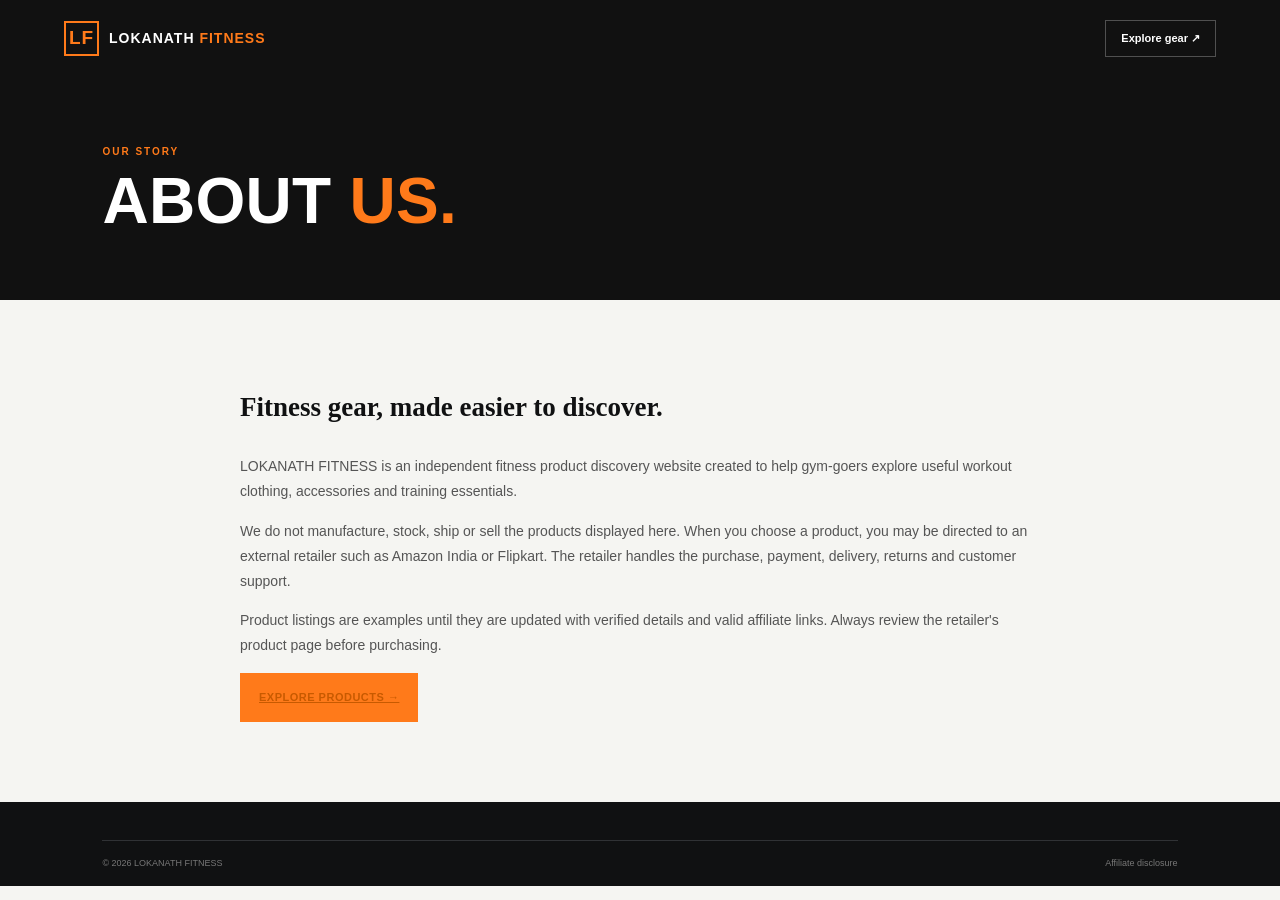
<file: about.html>
<!doctype html><html lang="en"><head><meta charset="utf-8"><meta name="viewport" content="width=device-width,initial-scale=1"><title>About | LOKANATH FITNESS</title><link rel="stylesheet" href="style.css"></head><body><header class="site-header"><a class="brand" href="index.html"><span class="brand-mark">LF</span><span>LOKANATH <b>FITNESS</b></span></a><a class="header-cta" href="index.html#shop">Explore gear ↗</a></header><section class="page-hero"><p class="eyebrow">OUR STORY</p><h1>ABOUT <em>US.</em></h1></section><main class="page-content"><h2>Fitness gear, made easier to discover.</h2><p>LOKANATH FITNESS is an independent fitness product discovery website created to help gym-goers explore useful workout clothing, accessories and training essentials.</p><p>We do not manufacture, stock, ship or sell the products displayed here. When you choose a product, you may be directed to an external retailer such as Amazon India or Flipkart. The retailer handles the purchase, payment, delivery, returns and customer support.</p><p>Product listings are examples until they are updated with verified details and valid affiliate links. Always review the retailer's product page before purchasing.</p><a class="button button-orange" href="index.html#shop">Explore products →</a></main><footer class="site-footer"><div class="footer-bottom"><span>© <span id="year"></span> LOKANATH FITNESS</span><a href="affiliate-disclosure.html">Affiliate disclosure</a></div></footer><script>document.getElementById('year').textContent=new Date().getFullYear()</script></body></html>
</file>
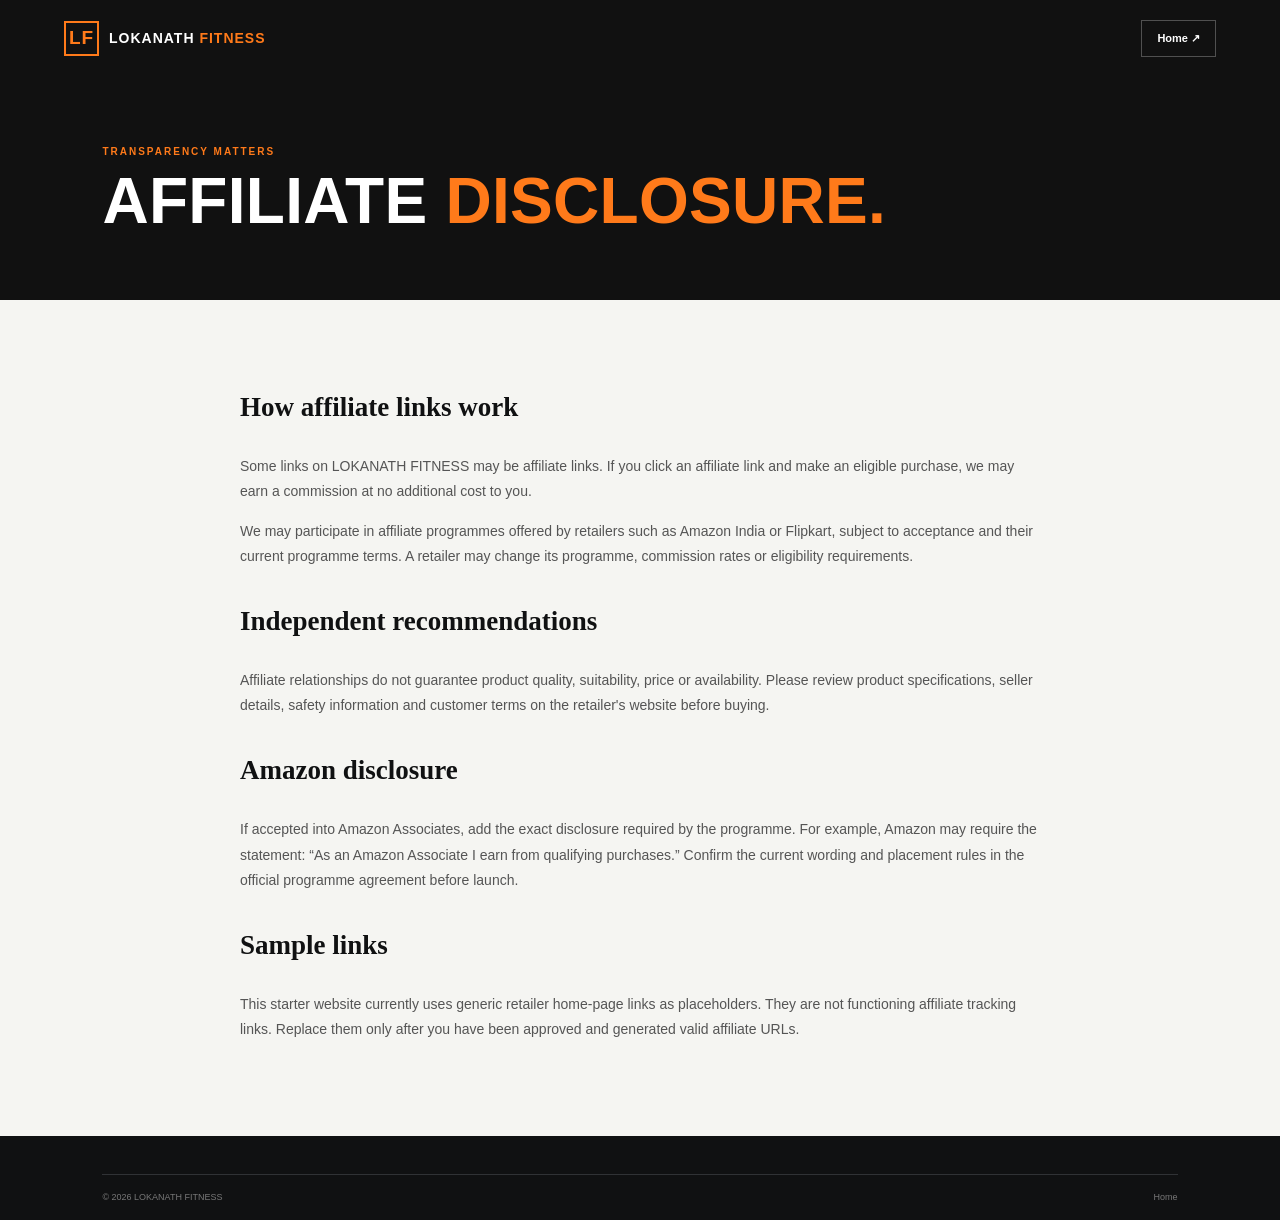
<file: affiliate-disclosure.html>
<!doctype html><html lang="en"><head><meta charset="utf-8"><meta name="viewport" content="width=device-width,initial-scale=1"><title>Affiliate Disclosure | LOKANATH FITNESS</title><link rel="stylesheet" href="style.css"></head><body><header class="site-header"><a class="brand" href="index.html"><span class="brand-mark">LF</span><span>LOKANATH <b>FITNESS</b></span></a><a class="header-cta" href="index.html">Home ↗</a></header><section class="page-hero"><p class="eyebrow">TRANSPARENCY MATTERS</p><h1>AFFILIATE <em>DISCLOSURE.</em></h1></section><main class="page-content"><h2>How affiliate links work</h2><p>Some links on LOKANATH FITNESS may be affiliate links. If you click an affiliate link and make an eligible purchase, we may earn a commission at no additional cost to you.</p><p>We may participate in affiliate programmes offered by retailers such as Amazon India or Flipkart, subject to acceptance and their current programme terms. A retailer may change its programme, commission rates or eligibility requirements.</p><h2>Independent recommendations</h2><p>Affiliate relationships do not guarantee product quality, suitability, price or availability. Please review product specifications, seller details, safety information and customer terms on the retailer's website before buying.</p><h2>Amazon disclosure</h2><p>If accepted into Amazon Associates, add the exact disclosure required by the programme. For example, Amazon may require the statement: “As an Amazon Associate I earn from qualifying purchases.” Confirm the current wording and placement rules in the official programme agreement before launch.</p><h2>Sample links</h2><p>This starter website currently uses generic retailer home-page links as placeholders. They are not functioning affiliate tracking links. Replace them only after you have been approved and generated valid affiliate URLs.</p></main><footer class="site-footer"><div class="footer-bottom"><span>© <span id="year"></span> LOKANATH FITNESS</span><a href="index.html">Home</a></div></footer><script>document.getElementById('year').textContent=new Date().getFullYear()</script></body></html>
</file>
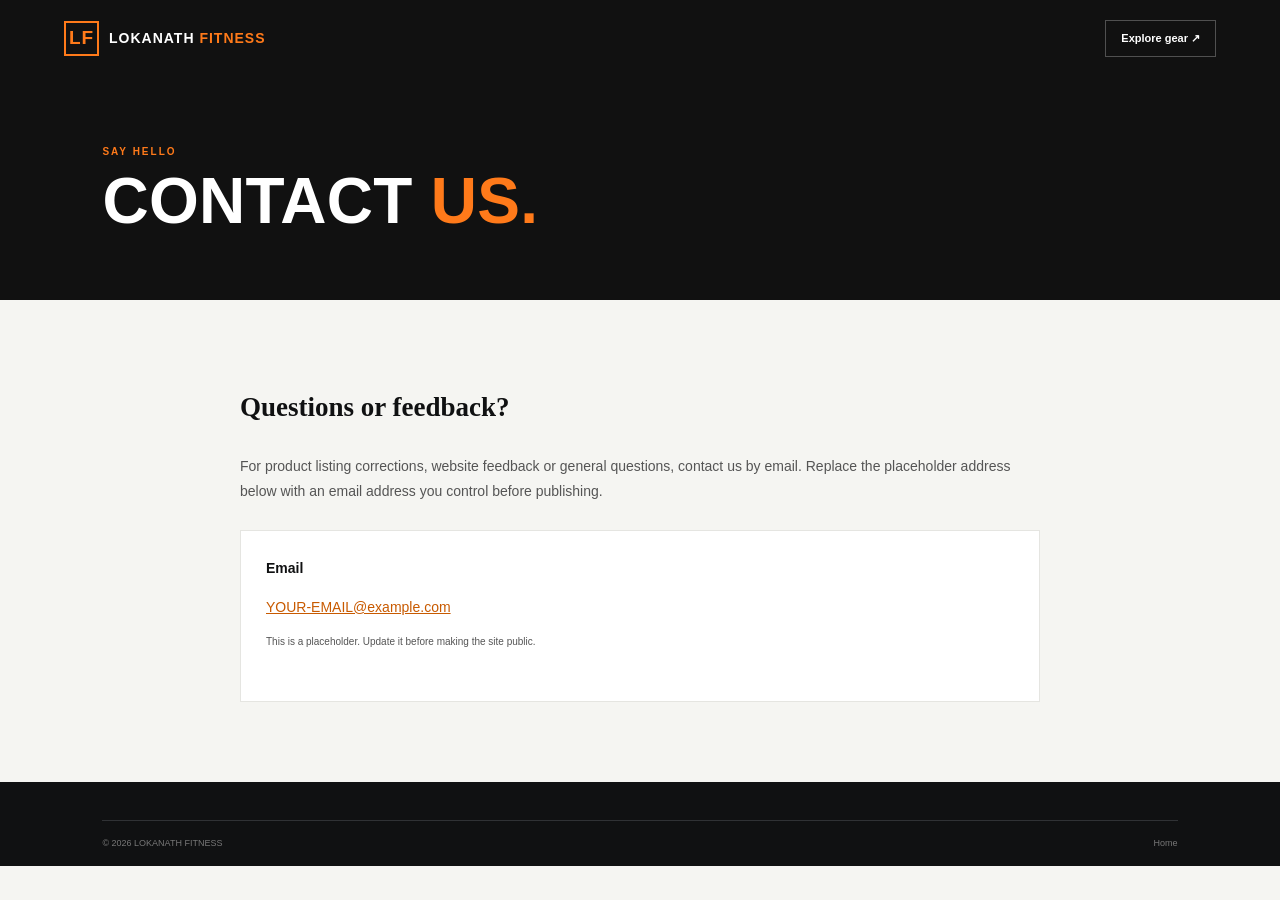
<file: contact.html>
<!doctype html><html lang="en"><head><meta charset="utf-8"><meta name="viewport" content="width=device-width,initial-scale=1"><title>Contact | LOKANATH FITNESS</title><link rel="stylesheet" href="style.css"></head><body><header class="site-header"><a class="brand" href="index.html"><span class="brand-mark">LF</span><span>LOKANATH <b>FITNESS</b></span></a><a class="header-cta" href="index.html#shop">Explore gear ↗</a></header><section class="page-hero"><p class="eyebrow">SAY HELLO</p><h1>CONTACT <em>US.</em></h1></section><main class="page-content"><h2>Questions or feedback?</h2><p>For product listing corrections, website feedback or general questions, contact us by email. Replace the placeholder address below with an email address you control before publishing.</p><div class="contact-card"><b>Email</b><p><a href="mailto:YOUR-EMAIL@example.com">YOUR-EMAIL@example.com</a></p><p class="product-description">This is a placeholder. Update it before making the site public.</p></div></main><footer class="site-footer"><div class="footer-bottom"><span>© <span id="year"></span> LOKANATH FITNESS</span><a href="index.html">Home</a></div></footer><script>document.getElementById('year').textContent=new Date().getFullYear()</script></body></html>
</file>
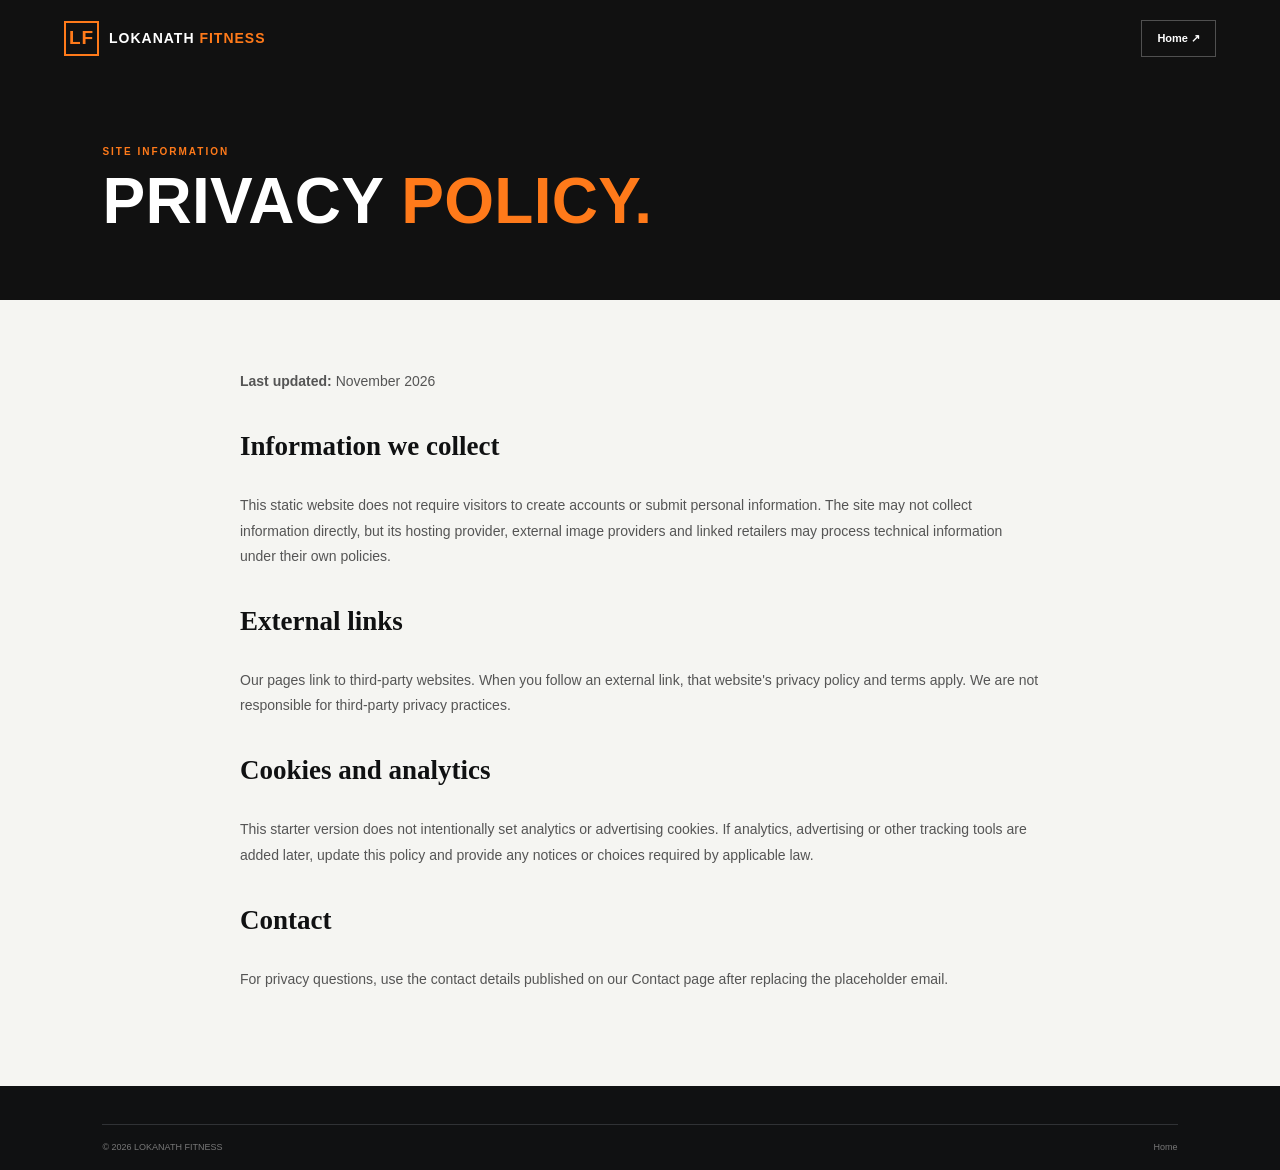
<file: privacy.html>
<!doctype html><html lang="en"><head><meta charset="utf-8"><meta name="viewport" content="width=device-width,initial-scale=1"><title>Privacy Policy | LOKANATH FITNESS</title><link rel="stylesheet" href="style.css"></head><body><header class="site-header"><a class="brand" href="index.html"><span class="brand-mark">LF</span><span>LOKANATH <b>FITNESS</b></span></a><a class="header-cta" href="index.html">Home ↗</a></header><section class="page-hero"><p class="eyebrow">SITE INFORMATION</p><h1>PRIVACY <em>POLICY.</em></h1></section><main class="page-content"><p><b>Last updated:</b> November 2026</p><h2>Information we collect</h2><p>This static website does not require visitors to create accounts or submit personal information. The site may not collect information directly, but its hosting provider, external image providers and linked retailers may process technical information under their own policies.</p><h2>External links</h2><p>Our pages link to third-party websites. When you follow an external link, that website's privacy policy and terms apply. We are not responsible for third-party privacy practices.</p><h2>Cookies and analytics</h2><p>This starter version does not intentionally set analytics or advertising cookies. If analytics, advertising or other tracking tools are added later, update this policy and provide any notices or choices required by applicable law.</p><h2>Contact</h2><p>For privacy questions, use the contact details published on our Contact page after replacing the placeholder email.</p></main><footer class="site-footer"><div class="footer-bottom"><span>© <span id="year"></span> LOKANATH FITNESS</span><a href="index.html">Home</a></div></footer><script>document.getElementById('year').textContent=new Date().getFullYear()</script></body></html>
</file>
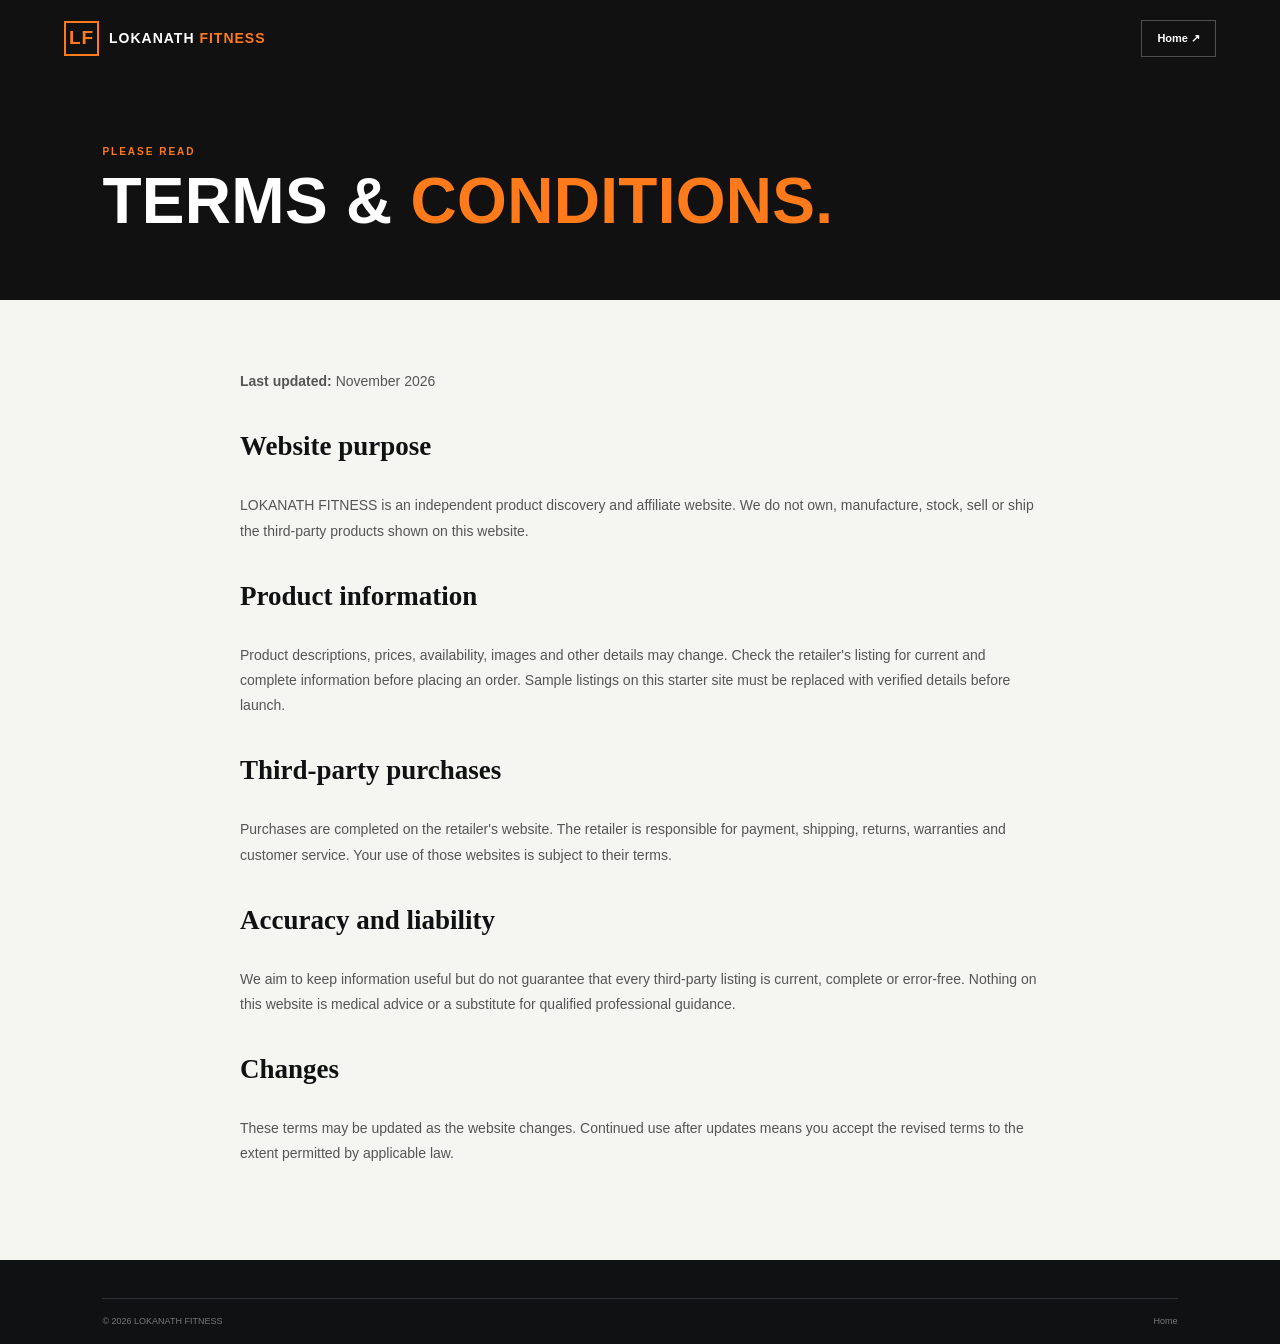
<file: terms.html>
<!doctype html><html lang="en"><head><meta charset="utf-8"><meta name="viewport" content="width=device-width,initial-scale=1"><title>Terms | LOKANATH FITNESS</title><link rel="stylesheet" href="style.css"></head><body><header class="site-header"><a class="brand" href="index.html"><span class="brand-mark">LF</span><span>LOKANATH <b>FITNESS</b></span></a><a class="header-cta" href="index.html">Home ↗</a></header><section class="page-hero"><p class="eyebrow">PLEASE READ</p><h1>TERMS &amp; <em>CONDITIONS.</em></h1></section><main class="page-content"><p><b>Last updated:</b> November 2026</p><h2>Website purpose</h2><p>LOKANATH FITNESS is an independent product discovery and affiliate website. We do not own, manufacture, stock, sell or ship the third-party products shown on this website.</p><h2>Product information</h2><p>Product descriptions, prices, availability, images and other details may change. Check the retailer's listing for current and complete information before placing an order. Sample listings on this starter site must be replaced with verified details before launch.</p><h2>Third-party purchases</h2><p>Purchases are completed on the retailer's website. The retailer is responsible for payment, shipping, returns, warranties and customer service. Your use of those websites is subject to their terms.</p><h2>Accuracy and liability</h2><p>We aim to keep information useful but do not guarantee that every third-party listing is current, complete or error-free. Nothing on this website is medical advice or a substitute for qualified professional guidance.</p><h2>Changes</h2><p>These terms may be updated as the website changes. Continued use after updates means you accept the revised terms to the extent permitted by applicable law.</p></main><footer class="site-footer"><div class="footer-bottom"><span>© <span id="year"></span> LOKANATH FITNESS</span><a href="index.html">Home</a></div></footer><script>document.getElementById('year').textContent=new Date().getFullYear()</script></body></html>
</file>
<file: style.css>
*{box-sizing:border-box} :root{--black:#101112;--panel:#191b1e;--muted:#777d84;--orange:#ff7a1a;--paper:#f5f5f2;--white:#fff;--line:#e5e5e1} html{scroll-behavior:smooth;scroll-padding-top:90px} body{margin:0;background:var(--paper);color:var(--black);font-family:Inter,Arial,sans-serif} a{color:inherit;text-decoration:none} button,input,select{font:inherit}.announcement{background:var(--orange);color:#171717;text-align:center;padding:8px 12px;font-size:10px;font-weight:800;letter-spacing:2px}.site-header{height:76px;padding:0 max(5vw,22px);display:flex;align-items:center;justify-content:space-between;background:#111;color:#fff;position:sticky;top:0;z-index:10}.brand{display:flex;align-items:center;gap:10px;font-size:14px;font-weight:800;letter-spacing:1px}.brand b{color:var(--orange)}.brand-mark{display:grid;place-items:center;width:35px;height:35px;border:2px solid var(--orange);color:var(--orange);font-family:'Barlow Condensed',sans-serif;font-size:19px;font-weight:800}.main-nav{display:flex;gap:30px}.main-nav a{font-size:12px;color:#c8c8c8;font-weight:600}.main-nav a:hover,.main-nav a.active{color:var(--orange)}.header-cta{font-size:11px;font-weight:700;border:1px solid #505050;padding:11px 15px}.header-cta span{color:var(--orange);margin-left:9px}.menu-toggle{display:none;background:none;color:white;border:0;font-size:24px}.hero{background:var(--black);color:#fff;min-height:510px;display:grid;grid-template-columns:1.05fr .95fr;padding:70px max(8vw,28px);overflow:hidden;gap:30px}.hero-copy{align-self:center;max-width:590px;z-index:1}.eyebrow{font-size:10px;font-weight:800;letter-spacing:2px;color:var(--orange);margin:0 0 15px}.eyebrow span{display:inline-block;width:22px;height:2px;background:var(--orange);vertical-align:middle;margin-right:8px}.hero h1,.section h2,.join-banner h2,.page-hero h1{font-family:'Barlow Condensed',Impact,sans-serif;font-size:clamp(52px,7vw,88px);line-height:.91;letter-spacing:.3px;margin:0;font-weight:800}.hero h1 em,.section h2 em,.join-banner h2 em,.page-hero h1 em{font-style:normal;color:var(--orange)}.hero-description{color:#b7b9bb;line-height:1.8;font-size:14px;max-width:420px;margin:24px 0}.hero-actions{display:flex;align-items:center;gap:25px;flex-wrap:wrap}.button{display:inline-flex;align-items:center;gap:25px;padding:15px 19px;font-size:11px;font-weight:800;text-transform:uppercase;letter-spacing:.5px}.button-orange{background:var(--orange);color:#151515}.button-orange:hover{background:#ff9145}.text-link{font-size:11px;color:#eee;border-bottom:1px solid #777;padding-bottom:5px}.hero-proof{margin-top:42px;color:#999;font-size:10px;letter-spacing:.3px}.proof-icon{color:var(--orange);font-weight:900;margin-right:7px}.proof-dot{margin:0 10px;color:#555}.hero-art{position:relative;min-height:350px;background:linear-gradient(135deg,#292d31,#151719 65%);overflow:hidden;display:flex;align-items:center;justify-content:center}.hero-ring{position:absolute;width:310px;height:310px;border:35px solid #ff7a1a;opacity:.9;border-radius:50%;right:10%;top:5%;box-shadow:0 0 0 20px #ffffff08,0 0 0 50px #ffffff05}.hero-number{position:absolute;top:22px;left:25px;font-family:'Barlow Condensed';font-size:18px;color:#999}.hero-art-label{position:relative;z-index:1;font-family:'Barlow Condensed';font-weight:800;font-size:clamp(42px,6vw,75px);line-height:.78;text-align:center;letter-spacing:2px;transform:rotate(-7deg);text-shadow:5px 5px 0 #000}.hero-stripe{position:absolute;width:150%;height:25px;background:var(--orange);opacity:.95;transform:rotate(-35deg);bottom:18%;left:-20%}.benefit-strip{display:grid;grid-template-columns:repeat(3,1fr);background:#fff;padding:24px max(8vw,28px);border-bottom:1px solid var(--line)}.benefit-strip div{display:grid;grid-template-columns:32px 1fr;column-gap:10px;align-items:center;border-right:1px solid var(--line);padding:0 20px}.benefit-strip div:first-child{padding-left:0}.benefit-strip div:last-child{border:0}.benefit-strip div>span{grid-row:span 2;color:var(--orange);font-family:'Barlow Condensed';font-size:21px}.benefit-strip b{font-size:10px;letter-spacing:.7px}.benefit-strip small{font-size:10px;color:var(--muted);margin-top:4px}.section{padding:85px max(8vw,28px)}.section-heading{display:flex;justify-content:space-between;align-items:end;gap:20px;margin-bottom:30px}.section h2{font-size:48px}.section-heading>p{max-width:280px;color:#777;font-size:12px;line-height:1.7;margin:0 0 4px}.category-grid{display:grid;grid-template-columns:repeat(4,1fr);gap:12px}.category-tile{min-height:160px;text-align:left;background:#fff;border:1px solid var(--line);padding:22px;cursor:pointer;display:flex;flex-direction:column;align-items:flex-start;transition:.2s}.category-tile:hover,.category-tile.selected{background:var(--black);color:#fff;transform:translateY(-3px);border-color:var(--black)}.category-symbol{font-family:'Barlow Condensed';font-size:36px;color:var(--orange);margin-bottom:18px}.category-tile b{font-size:10px;letter-spacing:1px}.category-tile small{font-size:10px;color:#888;margin-top:6px}.shop-section{background:#fff}.shop-heading{margin-bottom:25px}.shop-controls{display:flex;gap:10px;align-items:center;flex-wrap:wrap;padding:14px;background:#f4f4f1}.search-box{display:flex;align-items:center;gap:10px;background:white;border:1px solid var(--line);padding:0 13px;min-width:230px;flex:1;height:43px}.search-box span{font-size:22px;color:var(--orange)}.search-box input{border:0;outline:0;width:100%;font-size:12px;background:transparent}.select-wrap select{height:43px;padding:0 30px 0 12px;border:1px solid var(--line);background:#fff;font-size:11px;color:#333;min-width:145px}.clear-button{height:43px;padding:0 14px;background:transparent;border:1px solid #c9c9c4;font-size:10px;font-weight:700;cursor:pointer}.clear-button:hover{border-color:var(--orange);color:#c85a00}.results-line{font-size:10px;color:#888;margin:18px 0}.product-grid{display:grid;grid-template-columns:repeat(4,1fr);gap:17px}.product-card{border:1px solid #e9e9e5;background:#fff;min-width:0;transition:transform .2s,box-shadow .2s}.product-card:hover{transform:translateY(-4px);box-shadow:0 12px 28px #0000000c}.product-image{height:190px;background:#f0f0ed;position:relative;overflow:hidden;display:grid;place-items:center}.product-image img{width:100%;height:100%;object-fit:cover;display:block}.product-image .image-fallback{font-family:'Barlow Condensed';font-size:58px;font-weight:800;color:#d2d2cc}.product-tag{position:absolute;top:11px;left:11px;background:var(--orange);color:#111;padding:6px 8px;font-size:8px;font-weight:800;letter-spacing:.8px}.product-info{padding:15px}.product-category{font-size:9px;color:#999;text-transform:uppercase;letter-spacing:1px}.product-info h3{font-size:13px;margin:8px 0 7px;line-height:1.4}.product-description{font-size:10px;color:#777;line-height:1.6;min-height:32px}.product-meta{display:flex;align-items:center;justify-content:space-between;margin:13px 0;font-size:11px;font-weight:700}.merchant{font-size:9px;color:#777;font-weight:600}.product-price{color:#111}.product-button{width:100%;display:flex;justify-content:space-between;align-items:center;background:#111;color:white;padding:12px 13px;font-size:9px;font-weight:800;letter-spacing:.8px;text-transform:uppercase}.product-button:hover{background:var(--orange);color:#111}.product-button span{font-size:15px}.demo-note{margin-top:25px;background:#fff8f1;border-left:3px solid var(--orange);padding:12px 15px;color:#775c47;font-size:10px;line-height:1.7}.empty-state{text-align:center;padding:50px 10px;color:#777}.empty-state>span{font-size:40px;color:var(--orange)}.empty-state h3{color:#111;margin-bottom:5px}.empty-state p{font-size:12px}.join-banner{background:var(--orange);padding:50px max(8vw,28px);display:flex;align-items:center;justify-content:space-between;gap:25px}.join-banner .eyebrow{color:#4c250c}.join-banner h2{font-size:48px}.join-banner h2 em{color:#fff}.join-banner>p{max-width:240px;font-size:12px;line-height:1.8;color:#43240f}.button-light{background:#111;color:#fff}.button-light:hover{background:#333}.site-footer{background:#101112;color:#fff;padding:38px max(8vw,28px) 18px}.footer-main{display:grid;grid-template-columns:1fr 1fr;gap:15px;align-items:center;padding-bottom:30px}.footer-brand{width:max-content}.footer-main>p{font-size:11px;color:#999}.footer-links{grid-column:1/-1;display:flex;gap:22px;flex-wrap:wrap}.footer-links a{font-size:10px;color:#aaa}.footer-links a:hover{color:var(--orange)}.footer-bottom{border-top:1px solid #303235;padding-top:17px;display:flex;justify-content:space-between;gap:15px;color:#777;font-size:9px}.sr-only{position:absolute;width:1px;height:1px;padding:0;margin:-1px;overflow:hidden;clip:rect(0,0,0,0);white-space:nowrap;border:0}
/* Secondary pages */
.page-hero{background:#111;color:#fff;padding:70px max(8vw,28px)}.page-hero h1{font-size:64px}.page-content{max-width:850px;margin:auto;padding:55px 25px 80px;line-height:1.8;font-size:14px}.page-content h2{font-family:'Barlow Condensed';font-size:27px;margin-top:28px}.page-content p,.page-content li{color:#555}.page-content a{color:#c85a00;text-decoration:underline}.contact-card{background:#fff;border:1px solid var(--line);padding:25px;margin-top:25px}.contact-card label{display:block;font-size:11px;font-weight:700;margin:14px 0 6px}.contact-card input,.contact-card textarea{width:100%;padding:12px;border:1px solid var(--line);background:#fafaf8}.contact-card textarea{min-height:120px;resize:vertical}.contact-card button{margin-top:15px;border:0;cursor:pointer}
@media(max-width:900px){.hero{padding-top:55px;padding-bottom:55px}.product-grid{grid-template-columns:repeat(3,1fr)}.category-grid{grid-template-columns:repeat(2,1fr)}.main-nav{gap:17px}}
@media(max-width:650px){.site-header{height:65px}.menu-toggle{display:block;margin-left:auto;margin-right:15px}.header-cta{display:none}.main-nav{display:none;position:absolute;top:65px;left:0;right:0;background:#17191b;padding:18px 24px;flex-direction:column;gap:18px}.main-nav.open{display:flex}.hero{grid-template-columns:1fr;padding:55px 24px 35px;gap:25px}.hero-art{min-height:240px}.hero-ring{width:220px;height:220px;border-width:25px}.hero-proof{margin-top:25px}.benefit-strip{padding:18px 24px;grid-template-columns:1fr;gap:15px}.benefit-strip div,.benefit-strip div:first-child{border:0;padding:0}.section{padding:58px 22px}.section-heading{display:block}.section-heading>p{margin-top:13px}.section h2{font-size:42px}.category-grid{gap:9px}.category-tile{min-height:140px;padding:16px}.product-grid{grid-template-columns:repeat(2,minmax(0,1fr));gap:10px}.product-image{height:145px}.product-info{padding:11px}.product-info h3{font-size:12px}.product-description{font-size:9px}.shop-controls{padding:10px}.search-box{flex-basis:100%}.select-wrap{flex:1}.select-wrap select{width:100%;min-width:0}.clear-button{flex:1}.join-banner{padding:40px 24px;display:block}.join-banner h2{font-size:43px}.join-banner>p{margin:18px 0}.footer-main{grid-template-columns:1fr}.footer-main>p{margin:0}.footer-links{grid-column:auto;gap:15px}.footer-bottom{display:block;line-height:2}.page-hero h1{font-size:52px}}
@media(max-width:370px){.product-grid{grid-template-columns:1fr}.product-image{height:200px}.category-grid{grid-template-columns:1fr 1fr}}
</file>
